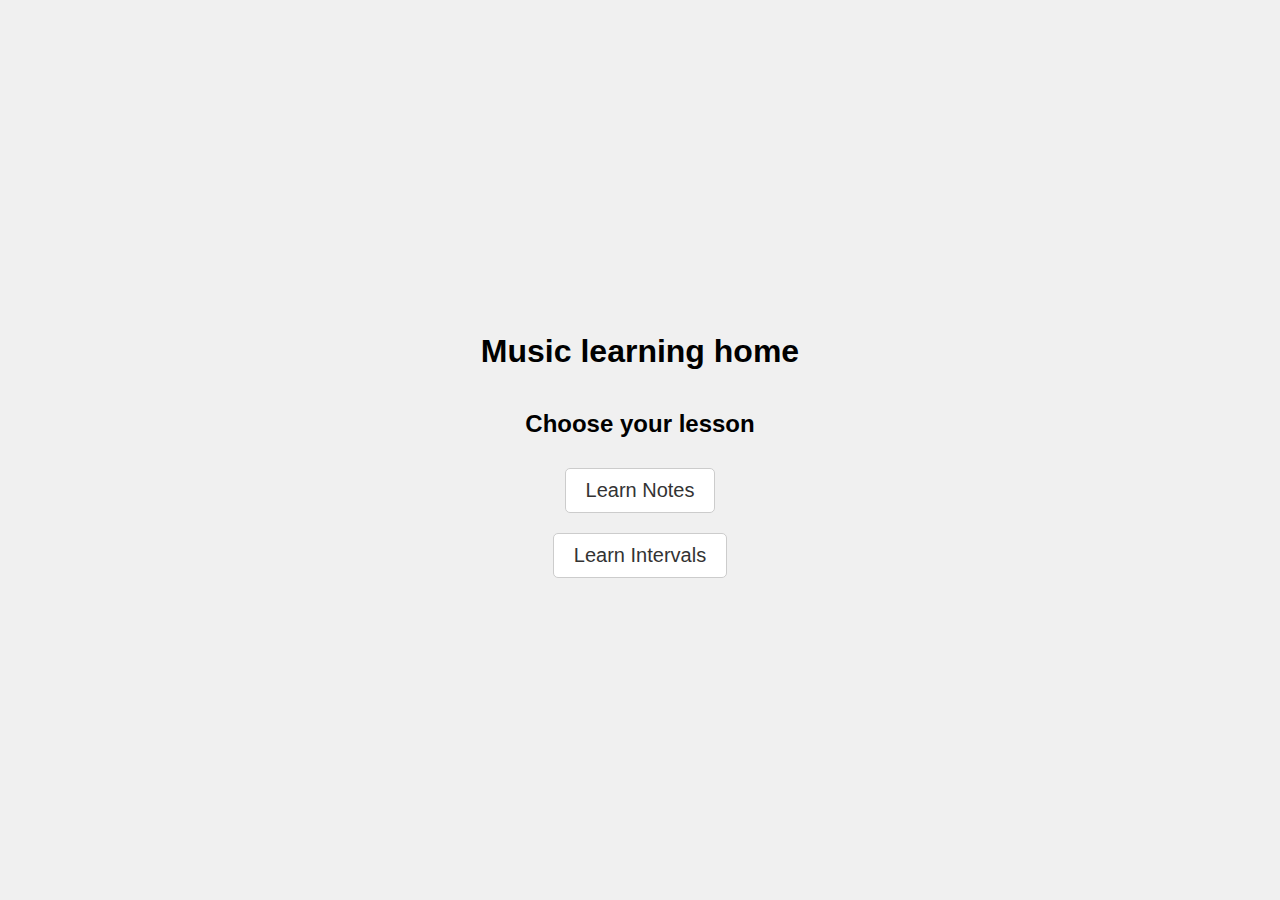
<file: index.html>
<!DOCTYPE html>
<html lang="en">
<head>
    <meta charset="UTF-8">
    <meta name="viewport" content="width=device-width, initial-scale=1.0">
    <title>Music Learning</title>
    <style>
        body {
            font-family: Arial, sans-serif;
            display: flex;
            flex-direction: column;
            align-items: center;
            justify-content: center;
            height: 100vh;
            margin: 0;
            background-color: #f0f0f0;
        }
        h1 {
            margin-bottom: 20px;
        }
        a {
            text-decoration: none;
            font-size: 20px;
            color: #333;
            background-color: #fff;
            padding: 10px 20px;
            border: 1px solid #ccc;
            border-radius: 5px;
            margin: 10px;
            transition: background-color 0.3s;
        }
        a:hover {
            background-color: #e0e0e0;
        }
    </style>
</head>
<body>

    <h1>Music learning home</h1>
    <h2>Choose your lesson</h2>
    <a href="learn-notes/index.html">Learn Notes</a>
    <a href="learn-intervals/index.html">Learn Intervals</a>

</body>
</html>
</file>
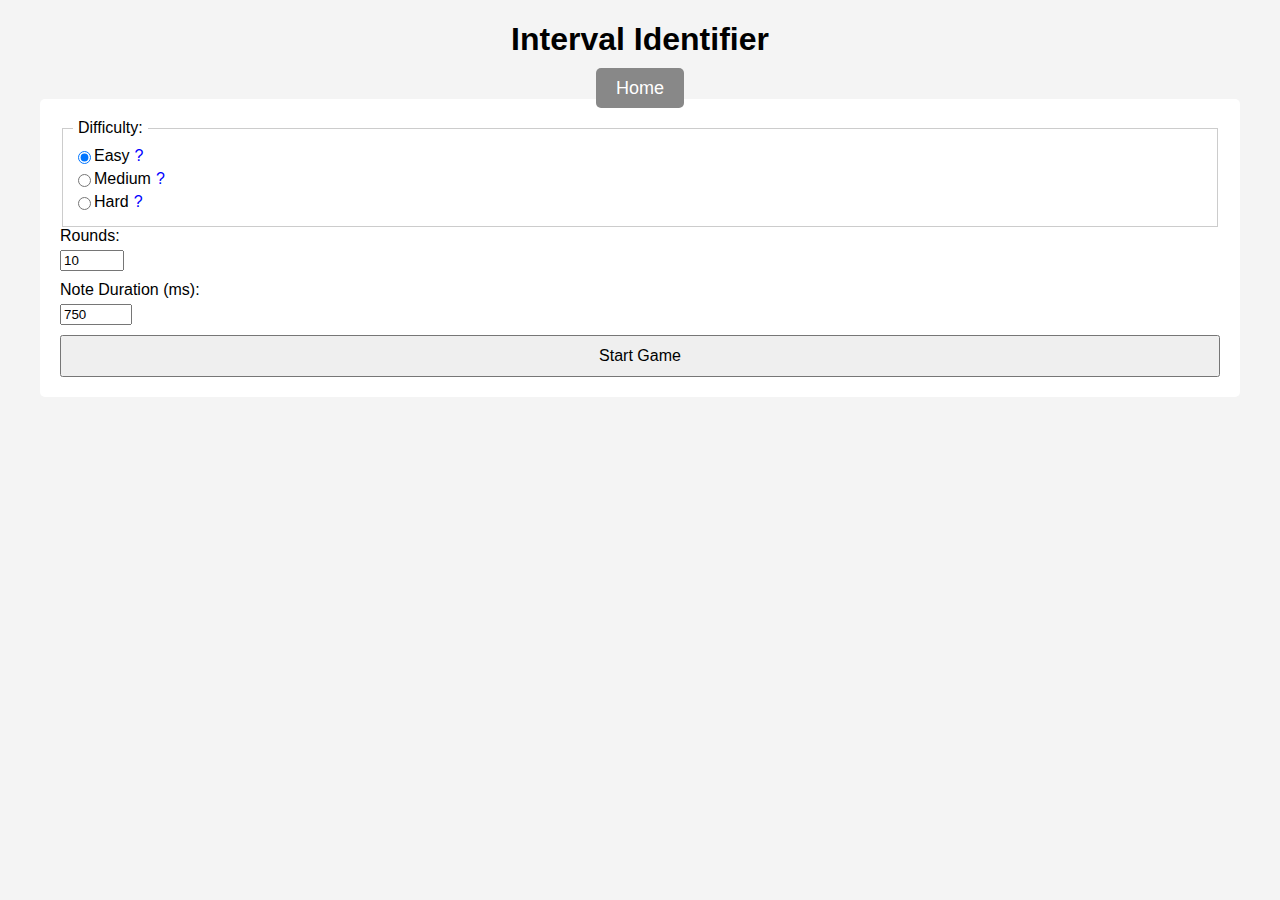
<file: learn-intervals/index.html>
<!DOCTYPE html>
<html>
<head>
    <meta charset="UTF-8">
    <title>Interval Identifier</title>
    <link rel="stylesheet" href="style.css">
</head>
<body>

<h1>Interval Identifier</h1>

<div class="home-button">
    <a href="../index.html">Home</a>
</div>

<div id="container">
    <div id="settings">
        <fieldset>
            <legend>Difficulty:</legend>
            <label>
                <input type="radio" name="difficulty" value="easy" checked> Easy
                <span class="tooltip">?
                    <span class="tooltiptext">Easy: Minor Third, Major Third, Perfect Fifth, and Octave. First note is lower.</span>
                </span>
            </label>
            <label>
                <input type="radio" name="difficulty" value="medium"> Medium
                <span class="tooltip">?
                    <span class="tooltiptext">Medium: All intervals up to an octave. First note is lower.</span>
                </span>
            </label>
            <label>
                <input type="radio" name="difficulty" value="hard"> Hard
                <span class="tooltip">?
                    <span class="tooltiptext">Hard: All intervals up to an octave. First note can be lower or higher.</span>
                </span>
            </label>
        </fieldset>

        <div class="input-group">
            <label for="rounds">Rounds:</label>
            <input type="number" id="rounds" value="10" min="1" max="100">
        </div>

        <div class="input-group">
            <label for="note-duration">Note Duration (ms):</label>
            <input type="number" id="note-duration" value="750" min="100" max="3000">
        </div>

        <button id="start-button">Start Game</button>
    </div>

    <div id="game" style="display: none;">
        <div id="game-controls">
            <button id="stop-button">Stop Game</button>
            <button id="restart-button">Restart Game</button>
            <button id="replay-button">Replay Notes</button>
        </div>

        <div id="game-info">
            <p>Time Elapsed: <span id="timer">0.00</span> seconds</p>
            <p id="rounds-progress">Correct Answers: <span id="correct-answers">0</span> / <span id="total-rounds">10</span></p>
        </div>

        <div id="feedback"></div>

        <div id="interval-options"></div>

        <div id="round-history">
            <h3>Round History:</h3>
            <table>
                <thead>
                    <tr>
                        <th>Attempt</th>
                        <th>Note 1</th>
                        <th>Note 2</th>
                        <th>Your Choice</th>
                        <th>Correct Interval</th>
                        <th>Semitones</th>
                        <th>Result</th>
                    </tr>
                </thead>
                <tbody id="round-summary"></tbody>
            </table>
        </div>
    </div>

    <div id="results" style="display: none;">
        <h2>Game Over!</h2>
        <p>Total Time: <span id="total-time"></span> seconds</p>
        <h3>Final Round Summary:</h3>
        <table>
            <thead>
                <tr>
                    <th>Attempt</th>
                    <th>Note 1</th>
                    <th>Note 2</th>
                    <th>Your Choice</th>
                    <th>Correct Interval</th>
                    <th>Semitones</th>
                    <th>Result</th>
                </tr>
            </thead>
            <tbody id="final-round-summary"></tbody>
        </table>
    </div>
</div>

<script src="script.js"></script>

</body>
</html>
</file>
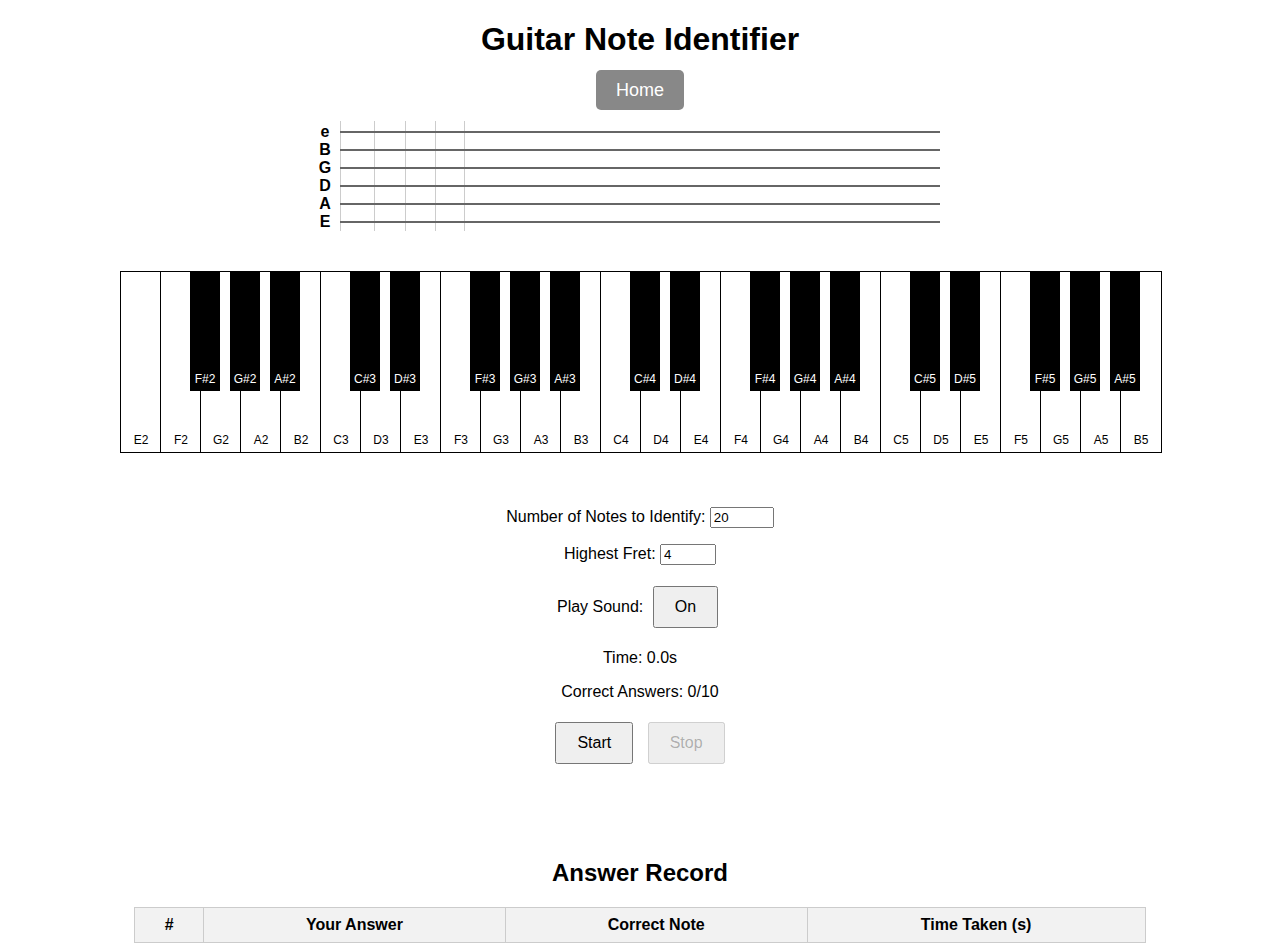
<file: learn-notes/index.html>
<!DOCTYPE html>
<html lang="en">
<head>
    <meta charset="UTF-8">
    <title>Guitar Note Identifier</title>
    <link rel="stylesheet" href="styles.css">
</head>
<body>

    <h1>Guitar Note Identifier</h1>

    <div class="home-button">
        <a href="../index.html">Home</a>
    </div>

    <div id="game">
        <div id="fretboard-container">
            <div id="fretboard">
                <!-- Strings and labels will be generated dynamically -->
            </div>
        </div>
        <div id="piano-container">
            <div id="piano"></div>
        </div>
        <div id="status">
            <p>
                Number of Notes to Identify: 
                <input type="number" id="num-notes" value="20" min="1" max="100" />
            </p>
            <p>
                Highest Fret: 
                <input type="number" id="max-fret" value="4" min="1" max="15" />
            </p>
            <p>
                Play Sound: 
                <button id="toggle-sound">On</button>
            </p>
            <p>Time: <span id="time">0.0</span>s</p>
            <p>Correct Answers: <span id="score">0</span>/<span id="total-notes">20</span></p>
            <button id="start">Start</button>
            <button id="stop" disabled>Stop</button>
        </div>
        <div id="notification"></div>
        <div id="record">
            <h2>Answer Record</h2>
            <table>
                <thead>
                    <tr>
                        <th>#</th>
                        <th>Your Answer</th>
                        <th>Correct Note</th>
                        <th>Time Taken (s)</th>
                    </tr>
                </thead>
                <tbody id="record-body">
                    <!-- Records will be added here dynamically -->
                </tbody>
            </table>
        </div>
    </div>
    <script src="script.js"></script>
</body>
</html>
</file>
<file: learn-intervals/style.css>
body {
    font-family: Arial, sans-serif;
    margin: 20px;
    background-color: #f4f4f4;
}

h1 {
    text-align: center;
    margin-bottom: 20px;
}

#container {
    max-width: 1200px;
    margin: 0 auto;
}

#settings, #game, #results {
    background-color: #fff;
    padding: 20px;
    border-radius: 5px;
}

#settings {
    margin-bottom: 20px;
}

#settings fieldset {
    border: 1px solid #ccc;
    padding: 10px;
}

#settings legend {
    padding: 0 5px;
}

#settings label {
    display: flex;
    align-items: center;
    margin-bottom: 5px;
}

#settings .input-group {
    margin-bottom: 10px;
}

#settings .input-group label {
    margin-right: 10px;
}

#start-button {
    display: block;
    width: 100%;
    padding: 10px;
    font-size: 16px;
}

#game-controls {
    display: flex;
    justify-content: space-between;
    margin-bottom: 10px;
}

#game-info {
    display: flex;
    justify-content: space-between;
    margin-bottom: 10px;
}

#feedback {
    min-height: 24px;
    text-align: center;
    font-size: 24px;
    font-weight: bold;
    margin-bottom: 10px;
}

#feedback.correct {
    color: green;
}

#feedback.incorrect {
    color: red;
}

#interval-options {
    display: flex;
    flex-wrap: wrap;
    justify-content: center;
    margin-bottom: 20px;
}

#interval-options button {
    margin: 5px;
    padding: 10px;
    flex: 1 1 calc(25% - 10px);
    max-width: calc(25% - 10px);
}

#round-history {
    overflow-x: auto;
}

table {
    width: 100%;
    border-collapse: collapse;
    margin-top: 10px;
}

table, th, td {
    border: 1px solid #cccccc;
}

th, td {
    padding: 8px;
    text-align: center;
}

.row-correct {
    background-color: #d4edda; /* Light green */
}

.row-incorrect {
    background-color: #f8d7da; /* Light red */
}

.tooltip {
    position: relative;
    display: inline-block;
    cursor: pointer;
    margin-left: 5px;
    color: blue;
}

.tooltip .tooltiptext {
    visibility: hidden;
    width: 250px;
    background-color: #555;
    color: #fff;
    text-align: left;
    border-radius: 6px;
    padding: 5px;
    position: absolute;
    z-index: 1;
    top: -5px;
    left: 105%;
    opacity: 0;
    transition: opacity 0.3s;
}

.tooltip:hover .tooltiptext {
    visibility: visible;
    opacity: 1;
}

@media screen and (max-width: 768px) {
    #game-controls, #game-info {
        flex-direction: column;
        align-items: center;
    }

    #interval-options button {
        flex: 1 1 calc(50% - 10px);
        max-width: calc(50% - 10px);
    }
}

@media screen and (max-width: 480px) {
    #interval-options button {
        flex: 1 1 100%;
        max-width: 100%;
    }
}

.home-button {
    text-align: center;
    margin-top: 20px;
}

.home-button a {
    text-decoration: none;
    font-size: 18px;
    color: #fff;
    background-color: #888;
    padding: 10px 20px;
    border-radius: 5px;
    transition: background-color 0.3s;
}

.home-button a:hover {
    background-color: #666;
}
</file>
<file: learn-notes/styles.css>
body {
    font-family: Arial, sans-serif;
    text-align: center;
}

#game {
    display: flex;
    flex-direction: column;
    align-items: center;
}

#fretboard-container {
    position: relative;
    margin: 20px;
    width: 600px;
    height: 110px;
}

#fretboard {
    position: relative;
    width: 100%;
    height: 100%;
}

.string {
    position: absolute;
    width: 100%;
    height: 2px;
    background-color: #666;
}

.string-label {
    position: absolute;
    left: -25px;
    width: 20px;
    height: 20px;
    line-height: 20px;
    font-weight: bold;
}

.string[data-string="5"] { top: 5px; }
.string[data-string="4"] { top: 23px; }
.string[data-string="3"] { top: 33px; }
.string[data-string="2"] { top: 51px; }
.string[data-string="1"] { top: 69px; }
.string[data-string="0"] { top: 87px; }

.string-label[data-string="5"] { top: 1px; }
.string-label[data-string="4"] { top: 19px; }
.string-label[data-string="3"] { top: 37px; }
.string-label[data-string="2"] { top: 55px; }
.string-label[data-string="1"] { top: 73px; }
.string-label[data-string="0"] { top: 91px; }


.fret-line {
    position: absolute;
    width: 1px;
    height: 100%;
    background-color: #ccc;
}

.marker {
    position: absolute;
    top: -15px;
    font-size: 16px;
    font-weight: bold;
}

#piano-container {
    position: relative;
    margin: 20px;
    width: 900px;
}

#piano {
    position: relative;
    width: 900px;
    height: 180px;
}

.key.white {
    position: absolute;
    width: 40px;
    height: 180px;
    border: 1px solid #000;
    background-color: #fff;
    display: flex;
    flex-direction: column;
    justify-content: flex-end;
    align-items: center;
    z-index: 1;
}

.key.black {
    position: absolute;
    width: 30px;
    height: 120px;
    background-color: #000;
    z-index: 2;
    display: flex;
    flex-direction: column;
    justify-content: flex-end;
    align-items: center;
    color: #fff;
}

.key.white label,
.key.black label {
    margin-bottom: 5px;
    font-size: 12px;
}

.key.black.hidden {
    visibility: hidden;
}

.key.white:hover,
.key.black:hover {
    background-color: grey;
    cursor: pointer;
}

#status {
    margin: 20px;
}

button {
    margin: 5px;
    padding: 10px 20px;
    font-size: 16px;
}

#notification {
    margin-top: 10px;
    color: red;
    font-weight: bold;
    height: 20px;
}
#record {
    margin-top: 20px;
    width: 80%;
}

#record table {
    width: 100%;
    border-collapse: collapse;
}

#record th, #record td {
    border: 1px solid #ccc;
    padding: 8px;
    text-align: center;
}

#record th {
    background-color: #f2f2f2;
}

.correct {
    background-color: #d4edda; /* Light green */
}

.incorrect {
    background-color: #f8d7da; /* Light red */
}

.marker {
    position: absolute;
    top: -15px;
    font-size: 16px;
    font-weight: bold;
    transform: translateX(-50%); /* Center the marker horizontally */
}

.home-button {
    text-align: center;
    margin-top: 20px;
}

.home-button a {
    text-decoration: none;
    font-size: 18px;
    color: #fff;
    background-color: #888;
    padding: 10px 20px;
    border-radius: 5px;
    transition: background-color 0.3s;
}

.home-button a:hover {
    background-color: #666;
}
</file>
